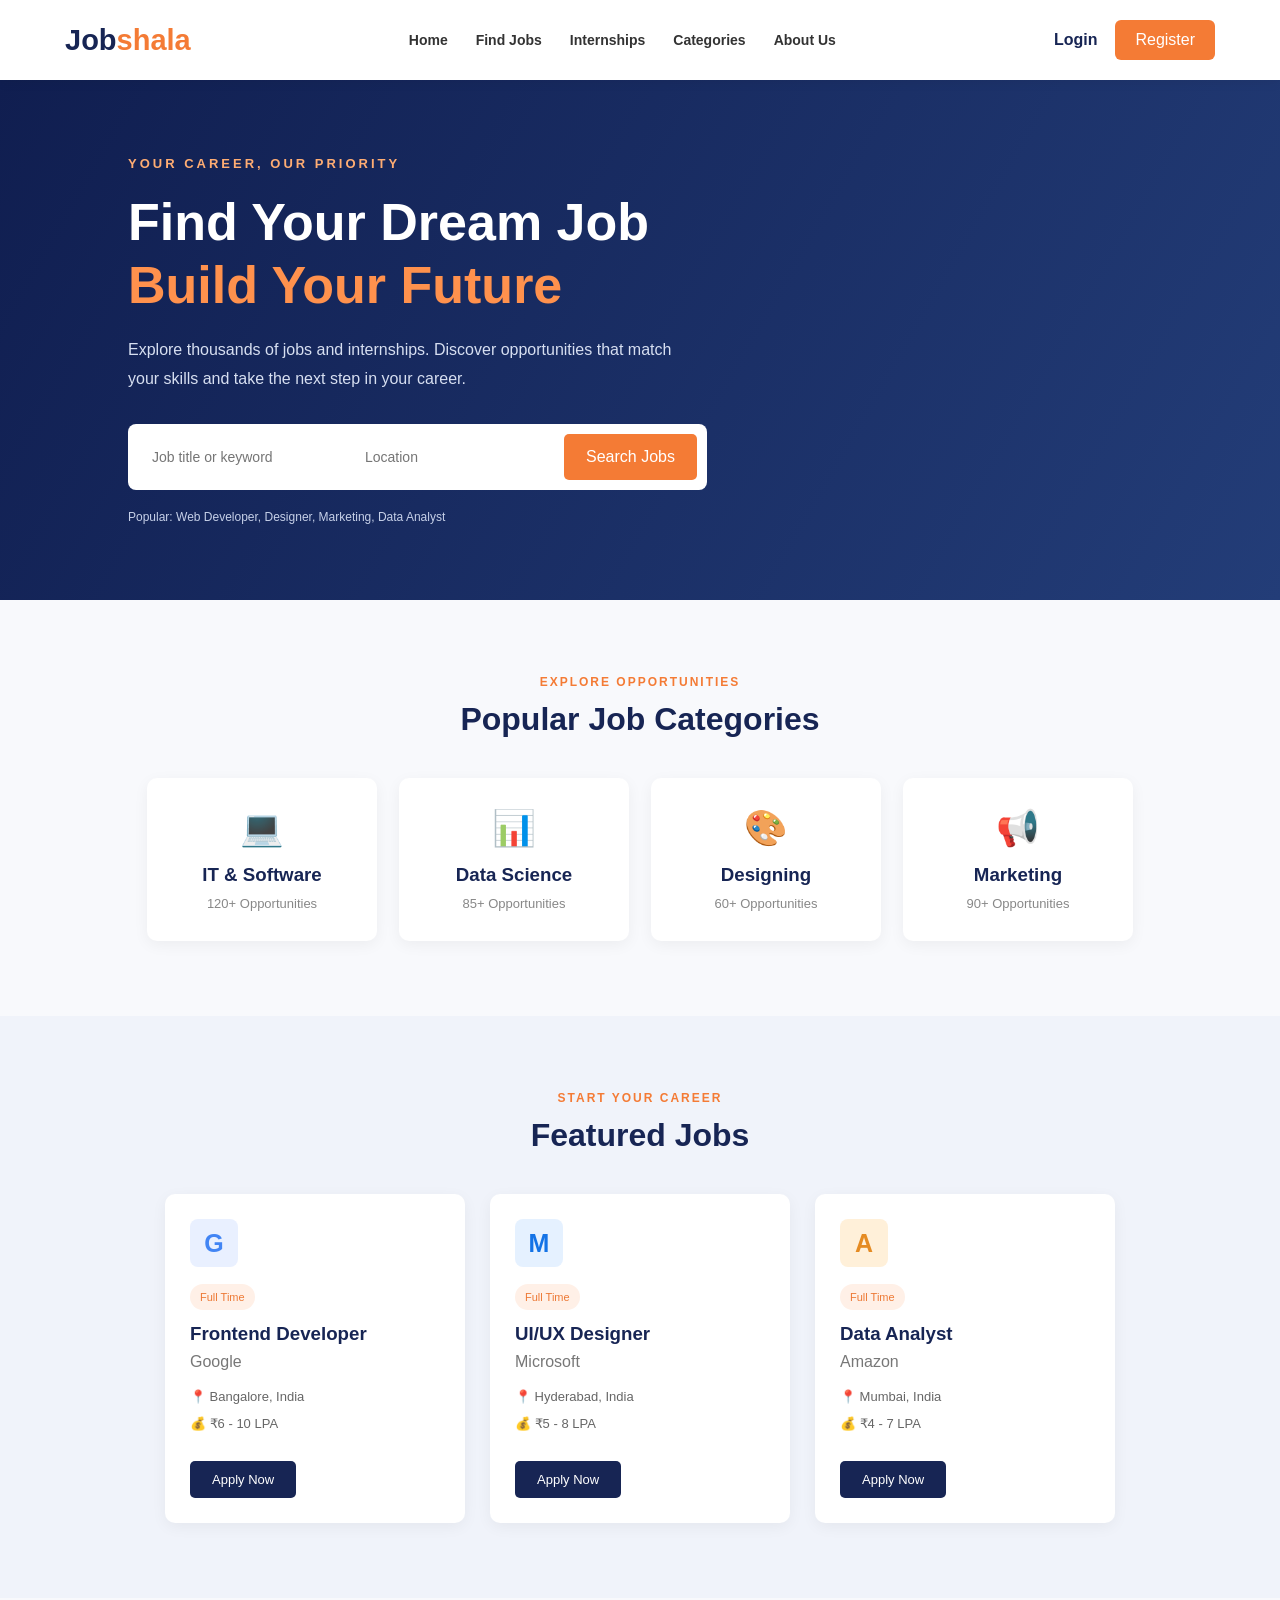
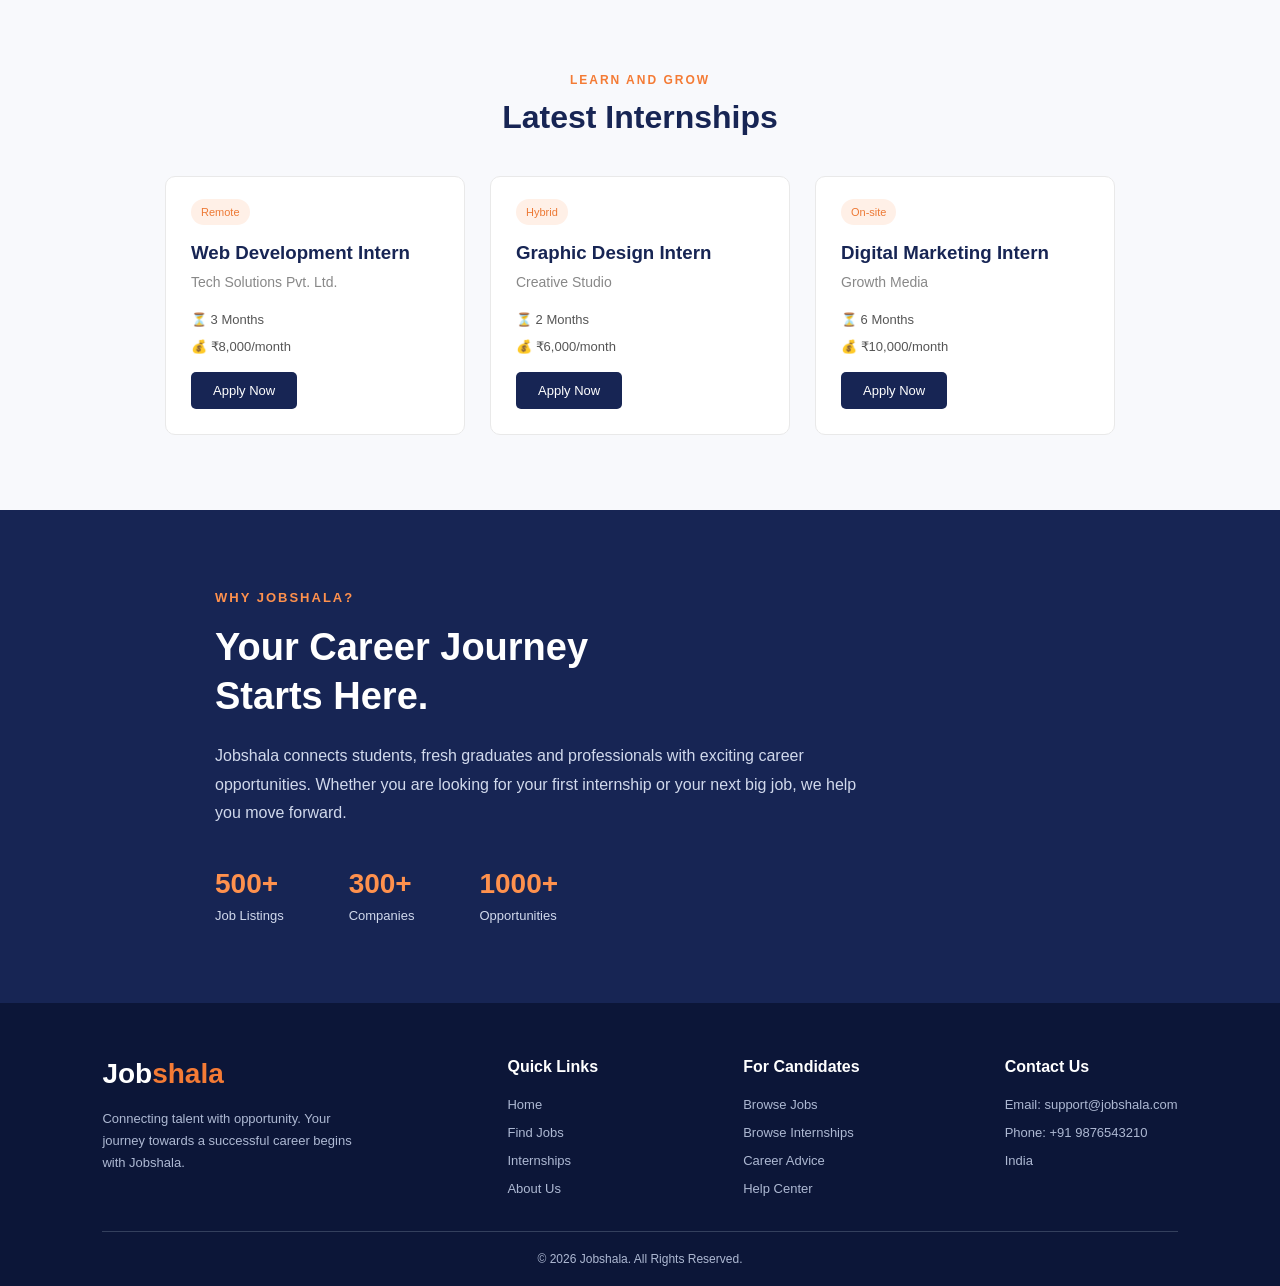
<file: JobShala/index.html>
<!DOCTYPE html>
<html lang="en">
<head>
    <meta charset="UTF-8">
    <meta name="viewport" content="width=device-width, initial-scale=1.0">
    <title>Jobshala - Jobs & Internships Portal</title>
    <link rel="stylesheet" href="style.css">
</head>
<body>

    <!-- Navbar -->
    <header>
        <nav class="navbar">
            <div class="logo">Job<span>shala</span></div>

            <ul class="nav-links">
                <li><a href="#home">Home</a></li>
                <li><a href="#jobs">Find Jobs</a></li>
                <li><a href="#internships">Internships</a></li>
                <li><a href="#categories">Categories</a></li>
                <li><a href="#about">About Us</a></li>
            </ul>

            <div class="nav-buttons">
                <a href="#" class="login">Login</a>
                <a href="#" class="register">Register</a>
            </div>
        </nav>
    </header>

    <!-- Hero Section -->
    <section class="hero" id="home">
        <div class="hero-content">
            <p class="tagline">YOUR CAREER, OUR PRIORITY</p>

            <h1>Find Your Dream Job<br>
                <span>Build Your Future</span>
            </h1>

            <p class="hero-text">
                Explore thousands of jobs and internships.
                Discover opportunities that match your skills
                and take the next step in your career.
            </p>

            <div class="search-box">
                <input type="text" placeholder="Job title or keyword">
                <input type="text" placeholder="Location">
                <a href="#jobs" class="search-btn">Search Jobs</a>
            </div>

            <p class="popular">
                Popular: Web Developer, Designer, Marketing, Data Analyst
            </p>
        </div>
    </section>

    <!-- Categories -->
    <section class="categories" id="categories">
        <div class="section-heading">
            <p>EXPLORE OPPORTUNITIES</p>
            <h2>Popular Job Categories</h2>
        </div>

        <div class="category-container">
            <div class="category-card">
                <div class="category-icon">💻</div>
                <h3>IT & Software</h3>
                <p>120+ Opportunities</p>
            </div>

            <div class="category-card">
                <div class="category-icon">📊</div>
                <h3>Data Science</h3>
                <p>85+ Opportunities</p>
            </div>

            <div class="category-card">
                <div class="category-icon">🎨</div>
                <h3>Designing</h3>
                <p>60+ Opportunities</p>
            </div>

            <div class="category-card">
                <div class="category-icon">📢</div>
                <h3>Marketing</h3>
                <p>90+ Opportunities</p>
            </div>
        </div>
    </section>

    <!-- Featured Jobs -->
    <section class="jobs-section" id="jobs">
        <div class="section-heading">
            <p>START YOUR CAREER</p>
            <h2>Featured Jobs</h2>
        </div>

        <div class="job-container">

            <div class="job-card">
                <div class="company-logo">G</div>
                <span class="job-type">Full Time</span>
                <h3>Frontend Developer</h3>
                <p class="company">Google</p>
                <p class="job-info">📍 Bangalore, India</p>
                <p class="job-info">💰 ₹6 - 10 LPA</p>
                <a href="#" class="apply-btn">Apply Now</a>
            </div>

            <div class="job-card">
                <div class="company-logo blue">M</div>
                <span class="job-type">Full Time</span>
                <h3>UI/UX Designer</h3>
                <p class="company">Microsoft</p>
                <p class="job-info">📍 Hyderabad, India</p>
                <p class="job-info">💰 ₹5 - 8 LPA</p>
                <a href="#" class="apply-btn">Apply Now</a>
            </div>

            <div class="job-card">
                <div class="company-logo orange">A</div>
                <span class="job-type">Full Time</span>
                <h3>Data Analyst</h3>
                <p class="company">Amazon</p>
                <p class="job-info">📍 Mumbai, India</p>
                <p class="job-info">💰 ₹4 - 7 LPA</p>
                <a href="#" class="apply-btn">Apply Now</a>
            </div>

        </div>
    </section>

    <!-- Internships -->
    <section class="internship-section" id="internships">
        <div class="section-heading">
            <p>LEARN AND GROW</p>
            <h2>Latest Internships</h2>
        </div>

        <div class="internship-container">

            <div class="internship-card">
                <span class="internship-tag">Remote</span>
                <h3>Web Development Intern</h3>
                <p>Tech Solutions Pvt. Ltd.</p>
                <div class="internship-details">
                    <span>⏳ 3 Months</span>
                    <span>💰 ₹8,000/month</span>
                </div>
                <a href="#" class="apply-btn">Apply Now</a>
            </div>

            <div class="internship-card">
                <span class="internship-tag">Hybrid</span>
                <h3>Graphic Design Intern</h3>
                <p>Creative Studio</p>
                <div class="internship-details">
                    <span>⏳ 2 Months</span>
                    <span>💰 ₹6,000/month</span>
                </div>
                <a href="#" class="apply-btn">Apply Now</a>
            </div>

            <div class="internship-card">
                <span class="internship-tag">On-site</span>
                <h3>Digital Marketing Intern</h3>
                <p>Growth Media</p>
                <div class="internship-details">
                    <span>⏳ 6 Months</span>
                    <span>💰 ₹10,000/month</span>
                </div>
                <a href="#" class="apply-btn">Apply Now</a>
            </div>

        </div>
    </section>

    <!-- About Section -->
    <section class="about-section" id="about">
        <div class="about-content">
            <p class="about-tag">WHY JOBSHALA?</p>
            <h2>Your Career Journey<br>Starts Here.</h2>
            <p>
                Jobshala connects students, fresh graduates and
                professionals with exciting career opportunities.
                Whether you are looking for your first internship
                or your next big job, we help you move forward.
            </p>

            <div class="stats">
                <div>
                    <h3>500+</h3>
                    <p>Job Listings</p>
                </div>
                <div>
                    <h3>300+</h3>
                    <p>Companies</p>
                </div>
                <div>
                    <h3>1000+</h3>
                    <p>Opportunities</p>
                </div>
            </div>
        </div>
    </section>

    <!-- Footer -->
    <footer>
        <div class="footer-container">

            <div class="footer-about">
                <h2>Job<span>shala</span></h2>
                <p>
                    Connecting talent with opportunity.
                    Your journey towards a successful career
                    begins with Jobshala.
                </p>
            </div>

            <div class="footer-links">
                <h3>Quick Links</h3>
                <a href="#home">Home</a>
                <a href="#jobs">Find Jobs</a>
                <a href="#internships">Internships</a>
                <a href="#about">About Us</a>
            </div>

            <div class="footer-links">
                <h3>For Candidates</h3>
                <a href="#">Browse Jobs</a>
                <a href="#">Browse Internships</a>
                <a href="#">Career Advice</a>
                <a href="#">Help Center</a>
            </div>

            <div class="footer-links">
                <h3>Contact Us</h3>
                <p>Email: support@jobshala.com</p>
                <p>Phone: +91 9876543210</p>
                <p>India</p>
            </div>

        </div>

        <div class="copyright">
            <p>© 2026 Jobshala. All Rights Reserved.</p>
        </div>
    </footer>

</body>
</html>
</file>
<file: JobShala/style.css>
/* General Styling */
* {
    margin: 0;
    padding: 0;
    box-sizing: border-box;
    font-family: Arial, sans-serif;
}

html {
    scroll-behavior: smooth;
}

body {
    background-color: #f8f9fc;
    color: #222;
}

/* Navbar */
header {
    background-color: white;
    box-shadow: 0 2px 12px rgba(0,0,0,0.06);
    position: sticky;
    top: 0;
    z-index: 100;
}

.navbar {
    max-width: 1200px;
    margin: auto;
    padding: 20px 25px;
    display: flex;
    align-items: center;
    justify-content: space-between;
}

.logo {
    font-size: 29px;
    font-weight: bold;
    color: #172554;
}

.logo span,
.footer-about span {
    color: #f47b35;
}

.nav-links {
    display: flex;
    list-style: none;
    gap: 28px;
}

.nav-links a {
    text-decoration: none;
    color: #333;
    font-size: 14px;
    font-weight: 600;
}

.nav-links a:hover {
    color: #f47b35;
}

.nav-buttons {
    display: flex;
    align-items: center;
    gap: 18px;
}

.login {
    text-decoration: none;
    color: #172554;
    font-weight: bold;
}

.register {
    background-color: #f47b35;
    color: white;
    padding: 11px 20px;
    border-radius: 6px;
    text-decoration: none;
}

/* Hero Section */
.hero {
    min-height: 520px;
    background: linear-gradient(120deg, #101e50, #233d78);
    display: flex;
    align-items: center;
    padding: 70px 10%;
    color: white;
}

.hero-content {
    max-width: 950px;
}

.tagline {
    color: #ffad73;
    font-size: 13px;
    letter-spacing: 3px;
    font-weight: bold;
    margin-bottom: 20px;
}

.hero h1 {
    font-size: 52px;
    line-height: 1.2;
    margin-bottom: 20px;
}

.hero h1 span {
    color: #ff914d;
}

.hero-text {
    color: #d7dff1;
    font-size: 16px;
    line-height: 1.8;
    max-width: 550px;
    margin-bottom: 30px;
}

.search-box {
    display: flex;
    background: white;
    padding: 10px;
    border-radius: 8px;
    max-width: 750px;
    gap: 10px;
}

.search-box input {
    padding: 14px;
    border: none;
    outline: none;
    flex: 1;
    min-width: 0;
    font-size: 14px;
}

.search-btn {
    background: #f47b35;
    color: white;
    text-decoration: none;
    padding: 14px 22px;
    border-radius: 5px;
    white-space: nowrap;
}

.popular {
    color: #c6d0e8;
    font-size: 12px;
    margin-top: 20px;
}

/* Section Heading */
section {
    padding-top: 75px;
    padding-bottom: 75px;
}

.section-heading {
    text-align: center;
    margin-bottom: 40px;
}

.section-heading p {
    color: #f47b35;
    letter-spacing: 2px;
    font-size: 12px;
    font-weight: bold;
    margin-bottom: 12px;
}

.section-heading h2 {
    color: #172554;
    font-size: 32px;
}

/* Categories */
.categories {
    padding-left: 8%;
    padding-right: 8%;
}

.category-container {
    display: flex;
    justify-content: center;
    gap: 22px;
    flex-wrap: wrap;
}

.category-card {
    background: white;
    padding: 30px 20px;
    width: 230px;
    border-radius: 10px;
    text-align: center;
    box-shadow: 0 4px 15px rgba(0,0,0,0.05);
    transition: 0.3s;
}

.category-card:hover {
    transform: translateY(-7px);
}

.category-icon {
    font-size: 35px;
    margin-bottom: 15px;
}

.category-card h3 {
    color: #172554;
    margin-bottom: 10px;
}

.category-card p {
    color: #888;
    font-size: 13px;
}

/* Featured Jobs */
.jobs-section {
    background-color: #f0f3fa;
    padding-left: 8%;
    padding-right: 8%;
}

.job-container {
    display: flex;
    justify-content: center;
    flex-wrap: wrap;
    gap: 25px;
}

.job-card {
    background: white;
    width: 300px;
    padding: 25px;
    border-radius: 10px;
    box-shadow: 0 4px 15px rgba(0,0,0,0.05);
    position: relative;
    transition: 0.3s;
}

.job-card:hover {
    transform: translateY(-6px);
}

.company-logo {
    background: #e9f0ff;
    color: #4285f4;
    width: 48px;
    height: 48px;
    display: flex;
    align-items: center;
    justify-content: center;
    font-size: 25px;
    font-weight: bold;
    border-radius: 8px;
    margin-bottom: 20px;
}

.company-logo.blue {
    color: #1473e6;
    background: #e5f1ff;
}

.company-logo.orange {
    color: #e58b22;
    background: #fff0d9;
}

.job-type,
.internship-tag {
    background: #fff0e7;
    color: #ed7935;
    padding: 7px 10px;
    font-size: 11px;
    border-radius: 20px;
}

.job-card h3 {
    color: #172554;
    margin-top: 18px;
    margin-bottom: 8px;
}

.company {
    color: #777;
    margin-bottom: 18px;
}

.job-info {
    color: #666;
    font-size: 13px;
    margin: 12px 0;
}

.apply-btn {
    display: inline-block;
    margin-top: 18px;
    background: #172554;
    color: white;
    padding: 11px 22px;
    text-decoration: none;
    border-radius: 5px;
    font-size: 13px;
    transition: 0.3s;
}

.apply-btn:hover {
    background: #f47b35;
}

/* Internships */
.internship-section {
    padding-left: 8%;
    padding-right: 8%;
}

.internship-container {
    display: flex;
    justify-content: center;
    flex-wrap: wrap;
    gap: 25px;
}

.internship-card {
    width: 300px;
    background: white;
    border: 1px solid #e9e9e9;
    border-radius: 10px;
    padding: 25px;
    transition: 0.3s;
}

.internship-card:hover {
    box-shadow: 0 8px 20px rgba(0,0,0,0.08);
    transform: translateY(-5px);
}

.internship-card h3 {
    margin-top: 22px;
    margin-bottom: 10px;
    color: #172554;
}

.internship-card > p {
    color: #888;
    font-size: 14px;
}

.internship-details {
    display: flex;
    flex-direction: column;
    gap: 12px;
    margin-top: 22px;
    color: #555;
    font-size: 13px;
}

/* About Section */
.about-section {
    background: #172554;
    color: white;
    padding: 80px 10%;
}

.about-content {
    max-width: 850px;
    margin: auto;
}

.about-tag {
    color: #ff914d;
    font-size: 13px;
    letter-spacing: 2px;
    font-weight: bold;
    margin-bottom: 18px;
}

.about-content h2 {
    font-size: 38px;
    margin-bottom: 20px;
    line-height: 1.3;
}

.about-content > p:not(.about-tag) {
    color: #d1d9ec;
    line-height: 1.8;
    max-width: 650px;
}

.stats {
    display: flex;
    gap: 65px;
    margin-top: 40px;
    flex-wrap: wrap;
}

.stats h3 {
    font-size: 28px;
    color: #ff914d;
    margin-bottom: 8px;
}

.stats p {
    color: #d1d9ec;
    font-size: 13px;
}

/* Footer */
footer {
    background: #0c1638;
    color: white;
    padding: 55px 8% 20px;
}

.footer-container {
    display: flex;
    justify-content: space-between;
    gap: 35px;
    flex-wrap: wrap;
    padding-bottom: 35px;
}

.footer-about {
    max-width: 260px;
}

.footer-about h2 {
    font-size: 28px;
    margin-bottom: 18px;
}

.footer-about p {
    color: #aeb9d3;
    line-height: 1.7;
    font-size: 13px;
}

.footer-links {
    display: flex;
    flex-direction: column;
    gap: 13px;
}

.footer-links h3 {
    margin-bottom: 8px;
    font-size: 16px;
}

.footer-links a,
.footer-links p {
    color: #aeb9d3;
    text-decoration: none;
    font-size: 13px;
}

.footer-links a:hover {
    color: #ff914d;
}

.copyright {
    border-top: 1px solid #34405d;
    padding-top: 20px;
    text-align: center;
    color: #aeb9d3;
    font-size: 12px;
}

/* Responsive Design */
@media (max-width: 900px) {
    .navbar {
        flex-wrap: wrap;
        gap: 20px;
    }

    .nav-links {
        flex-wrap: wrap;
        gap: 15px;
    }

    .hero h1 {
        font-size: 42px;
    }
}

@media (max-width: 600px) {
    .navbar {
        justify-content: center;
    }

    .nav-links {
        justify-content: center;
    }

    .hero {
        padding: 60px 6%;
    }

    .hero h1 {
        font-size: 35px;
    }

    .search-box {
        flex-direction: column;
    }

    .search-box input {
        width: 100%;
    }

    .search-btn {
        text-align: center;
    }

    .section-heading h2 {
        font-size: 26px;
    }

    .stats {
        gap: 30px;
    }

    .footer-container {
        flex-direction: column;
    }
}
</file>
